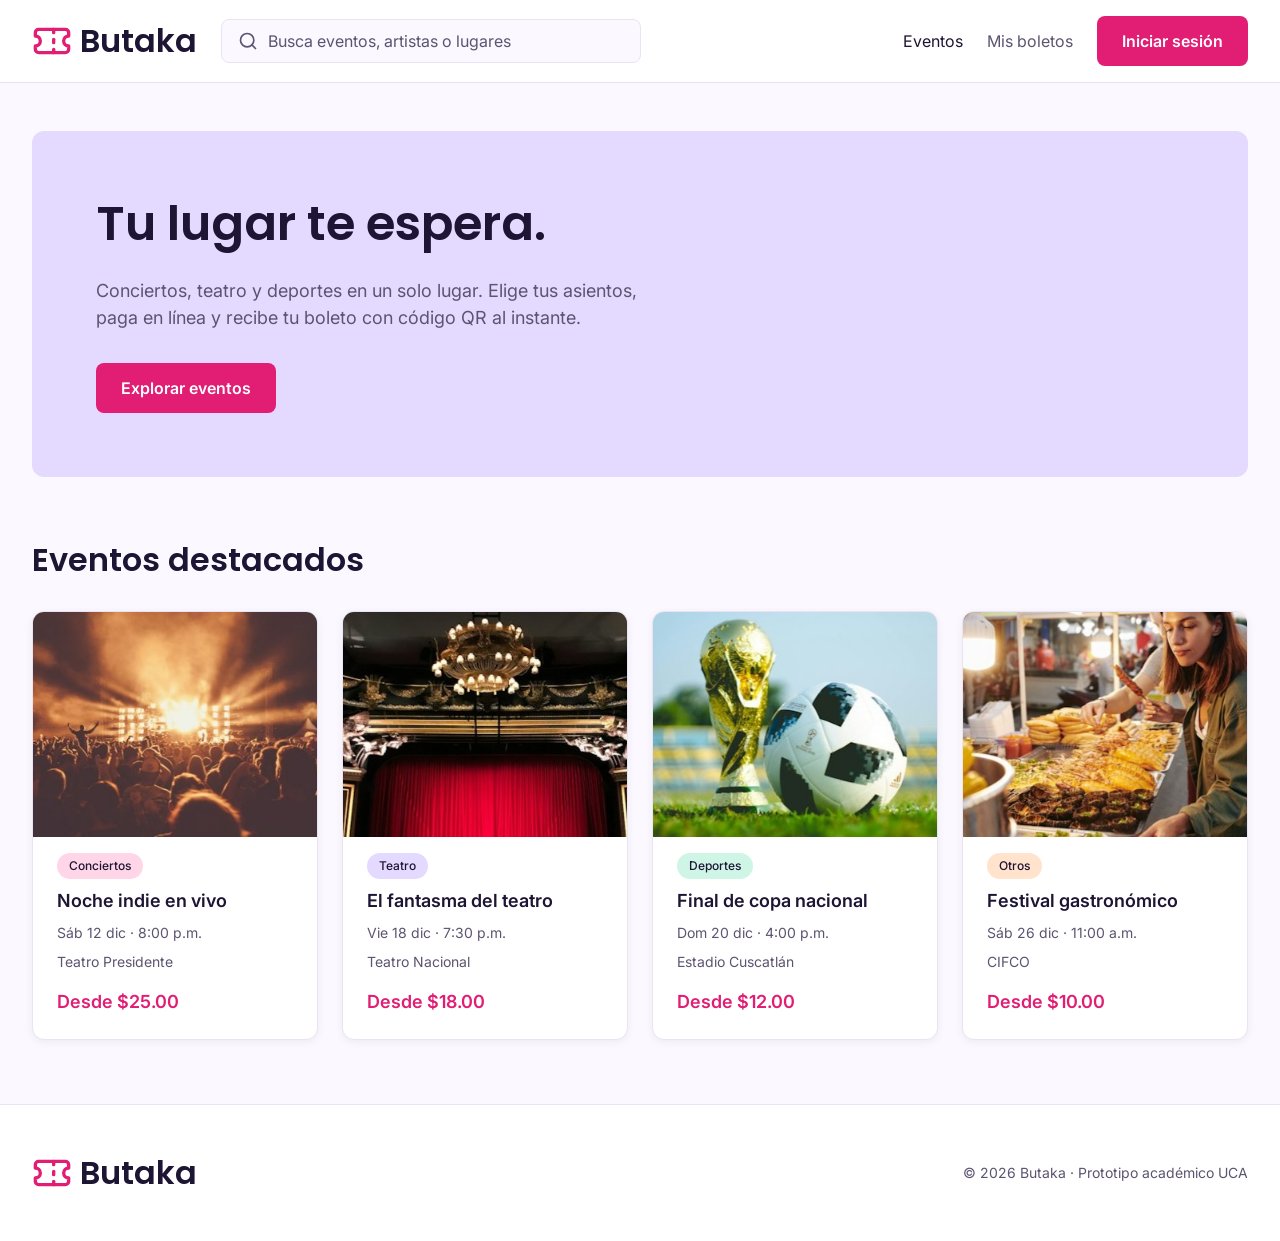
<file: index.html>
<!DOCTYPE html>
<html lang="es">

<head>
    <meta charset="UTF-8">
    <meta name="viewport" content="width=device-width, initial-scale=1.0">
    <meta name="description" content="Butaka: compra boletos para conciertos, teatro y deportes en El Salvador.">
    <title>Butaka | Tu lugar te espera</title>
    <link rel="icon" href="img/logo-ticket.svg" type="image/svg+xml">

    <link rel="preconnect" href="https://fonts.googleapis.com">
    <link rel="preconnect" href="https://fonts.gstatic.com" crossorigin>
    <link href="https://fonts.googleapis.com/css2?family=Inter:wght@400;500;600&family=Poppins:wght@600&display=swap"
        rel="stylesheet">

    <link rel="stylesheet" href="css/style.css">
</head>

<body>
    <header class="header">
        <div class="contenedor header__contenido">
            <a href="index.html" class="logo">
                <img src="img/logo-ticket.svg" alt="" width="40" height="40">
                Butaka
            </a>

            <form class="buscador" role="search" action="#">
                <label for="buscar" class="sr-only">Buscar eventos</label>
                <svg width="20" height="20" viewBox="0 0 24 24" fill="none" stroke="currentColor" stroke-width="2"
                    stroke-linecap="round" stroke-linejoin="round" aria-hidden="true" focusable="false">
                    <circle cx="11" cy="11" r="8" />
                    <path d="m21 21-4.3-4.3" />
                </svg>
                <input type="search" id="buscar" name="q" placeholder="Busca eventos, artistas o lugares">
            </form>

            <nav class="header__nav" aria-label="Navegación principal">
                <ul>
                    <li><a href="index.html" aria-current="page">Eventos</a></li>
                    <li><a href="#">Mis boletos</a></li>
                </ul>
            </nav>

            <a href="login.html" class="boton boton--primario">Iniciar sesión</a>
        </div>
    </header>

    <main>
        <section class="hero contenedor" aria-labelledby="hero-titulo">
            <h1 id="hero-titulo" class="hero__titulo"> Tu lugar te espera.</h1>
            <p class="hero__texto">
                Conciertos, teatro y deportes en un solo lugar. Elige tus asientos,
                paga en línea y recibe tu boleto con código QR al instante.
            </p>
            <a href="#eventos" class="boton boton--primario">Explorar eventos</a>
        </section>
        
        <section class="eventos contenedor" id="eventos" aria-labelledby="eventos-titulo">
            <h2 id="eventos-titulo" class="eventos__titulo">Eventos destacados</h2>

            <ul class="eventos__lista">
                <li>
                    <article class="tarjeta">
                        <img class="tarjeta__imagen" src="img/evento-concierto.jpg"
                            alt="Público frente a un escenario iluminado durante un concierto" width="400" height="225">
                        <div class="tarjeta__cuerpo">
                            <span class="etiqueta etiqueta--conciertos">Conciertos</span>
                            <h3 class="tarjeta__titulo">Noche indie en vivo</h3>
                            <p class="tarjeta__fecha"><time datetime="2026-12-12T20:00">Sáb 12 dic · 8:00 p.m.</time>
                            </p>
                            <p class="tarjeta__lugar">Teatro Presidente</p>
                            <p class="tarjeta__precio">Desde $25.00</p>
                        </div>
                    </article>
                </li>

                <li>
                    <article class="tarjeta">
                        <img class="tarjeta__imagen" src="img/evento-teatro.jpg"
                            alt="Escenario de teatro con telón rojo y candelabro" width="400" height="225">
                        <div class="tarjeta__cuerpo">
                            <span class="etiqueta etiqueta--teatro">Teatro</span>
                            <h3 class="tarjeta__titulo">El fantasma del teatro</h3>
                            <p class="tarjeta__fecha"><time datetime="2026-12-18T19:30">Vie 18 dic · 7:30 p.m.</time>
                            </p>
                            <p class="tarjeta__lugar">Teatro Nacional</p>
                            <p class="tarjeta__precio">Desde $18.00</p>
                        </div>
                    </article>
                </li>

                <li>
                    <article class="tarjeta">
                        <img class="tarjeta__imagen" src="img/evento-deportes.jpg"
                            alt="Trofeo dorado junto a un balón de fútbol sobre el césped" width="400" height="225">
                        <div class="tarjeta__cuerpo">
                            <span class="etiqueta etiqueta--deportes">Deportes</span>
                            <h3 class="tarjeta__titulo">Final de copa nacional</h3>
                            <p class="tarjeta__fecha"><time datetime="2026-12-20T16:00">Dom 20 dic · 4:00 p.m.</time>
                            </p>
                            <p class="tarjeta__lugar">Estadio Cuscatlán</p>
                            <p class="tarjeta__precio">Desde $12.00</p>
                        </div>
                    </article>
                </li>

                <li>
                    <article class="tarjeta">
                        <img class="tarjeta__imagen" src="img/evento-festival.jpg"
                            alt="Mujer eligiendo comida en un puesto de un festival" width="400" height="225">
                        <div class="tarjeta__cuerpo">
                            <span class="etiqueta etiqueta--otros">Otros</span>
                            <h3 class="tarjeta__titulo">Festival gastronómico</h3>
                            <p class="tarjeta__fecha"><time datetime="2026-12-26T11:00">Sáb 26 dic · 11:00 a.m.</time>
                            </p>
                            <p class="tarjeta__lugar">CIFCO</p>
                            <p class="tarjeta__precio">Desde $10.00</p>
                        </div>
                    </article>
                </li>
            </ul>
        </section>
    </main>

    <footer class="footer">
        <div class="contenedor footer__contenido">
            <a href="index.html" class="logo">
                <img src="img/logo-ticket.svg" alt="" width="40" height="40">
                Butaka
            </a>
            <p class="footer__copy">© 2026 Butaka · Prototipo académico UCA</p>
        </div>
    </footer>
</body>

</html>
</file>
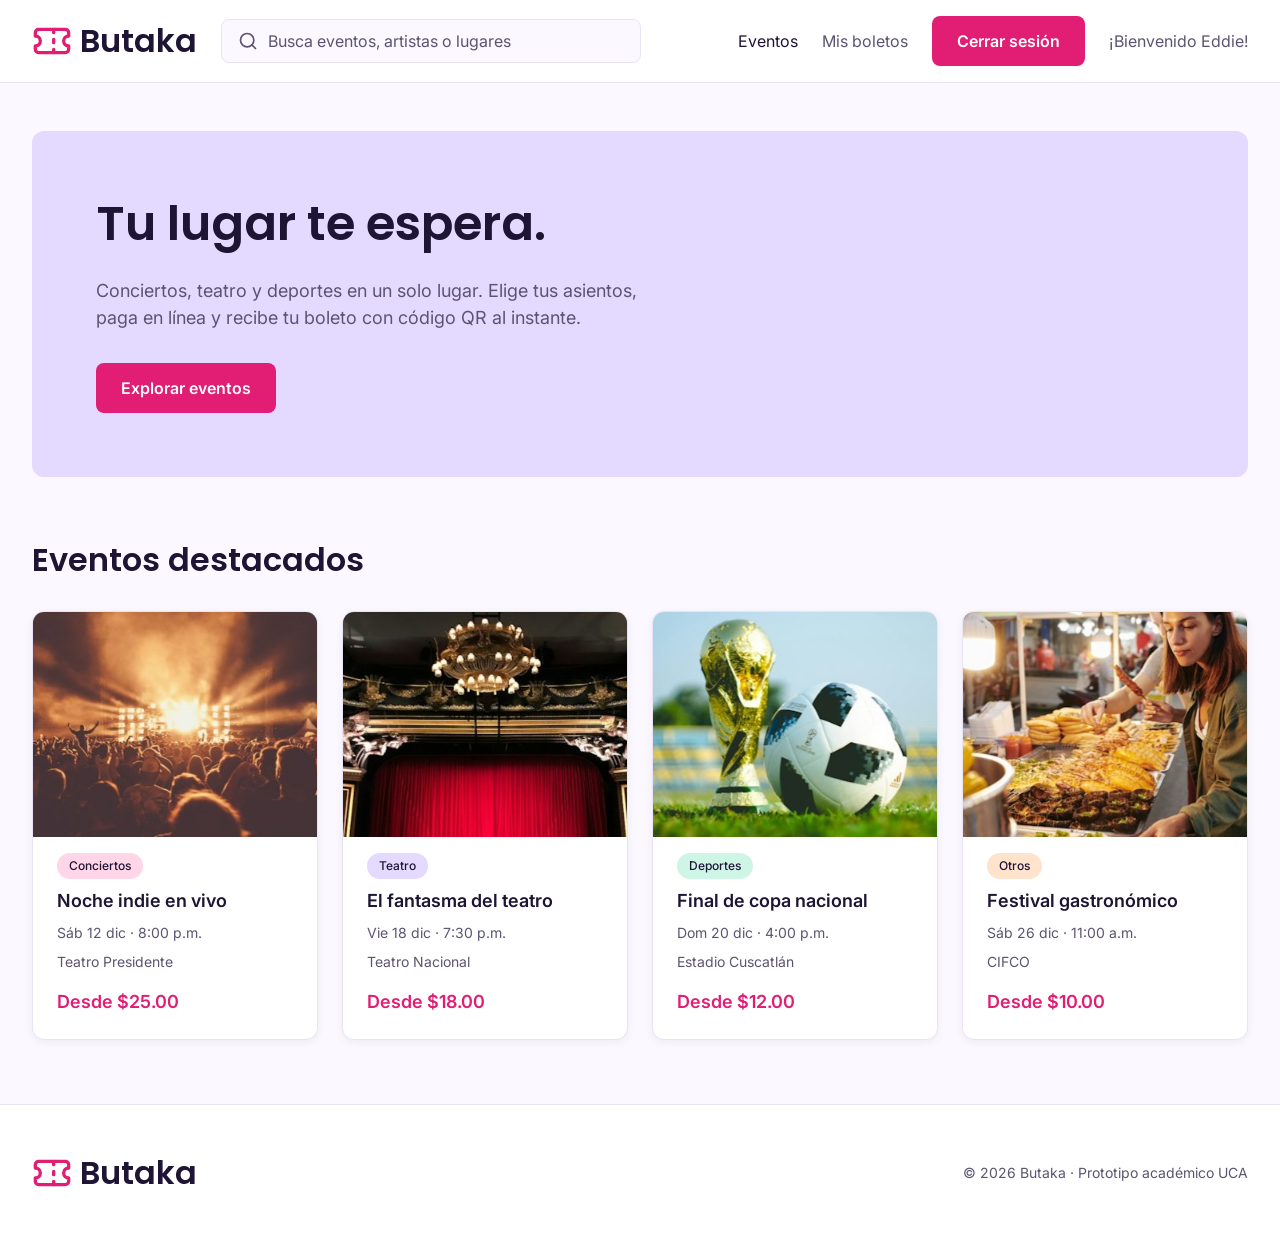
<file: inicio.html>
<!DOCTYPE html>
<html lang="es">

<head>
    <meta charset="UTF-8">
    <meta name="viewport" content="width=device-width, initial-scale=1.0">
    <meta name="description" content="Butaka: compra boletos para conciertos, teatro y deportes en El Salvador.">
    <title>Butaka | Tu lugar te espera</title>
    <link rel="icon" href="img/logo-ticket.svg" type="image/svg+xml">

    <link rel="preconnect" href="https://fonts.googleapis.com">
    <link rel="preconnect" href="https://fonts.gstatic.com" crossorigin>
    <link href="https://fonts.googleapis.com/css2?family=Inter:wght@400;500;600&family=Poppins:wght@600&display=swap"
        rel="stylesheet">

    <link rel="stylesheet" href="css/style.css">
</head>

<body>
    <header class="header">
        <div class="contenedor header__contenido">
            <a href="inicio.html" class="logo">
                <img src="img/logo-ticket.svg" alt="" width="40" height="40">
                Butaka
            </a>

            <form class="buscador" role="search" action="#">
                <label for="buscar" class="sr-only">Buscar eventos</label>
                <svg width="20" height="20" viewBox="0 0 24 24" fill="none" stroke="currentColor" stroke-width="2"
                    stroke-linecap="round" stroke-linejoin="round" aria-hidden="true" focusable="false">
                    <circle cx="11" cy="11" r="8" />
                    <path d="m21 21-4.3-4.3" />
                </svg>
                <input type="search" id="buscar" name="q" placeholder="Busca eventos, artistas o lugares">
            </form>

            <nav class="header__nav" aria-label="Navegación principal">
                <ul>
                    <li><a href="inicio.html" aria-current="page">Eventos</a></li>
                    <li><a href="#">Mis boletos</a></li>
                </ul>
            </nav>

            <a href="index.html" class="boton boton--primario">Cerrar sesión</a>
            <p class="header__saludo">¡Bienvenido Eddie!</p>
        </div>
    </header>

    <main>
        <section class="hero contenedor" aria-labelledby="hero-titulo">
            <h1 id="hero-titulo" class="hero__titulo">Tu lugar te espera.</h1>
            <p class="hero__texto">
                Conciertos, teatro y deportes en un solo lugar. Elige tus asientos,
                paga en línea y recibe tu boleto con código QR al instante.
            </p>
            <a href="#eventos" class="boton boton--primario">Explorar eventos</a>
        </section>
        
        <section class="eventos contenedor" id="eventos" aria-labelledby="eventos-titulo">
            <h2 id="eventos-titulo" class="eventos__titulo">Eventos destacados</h2>

            <ul class="eventos__lista">
                <li>
                    <article class="tarjeta">
                        <img class="tarjeta__imagen" src="img/evento-concierto.jpg"
                            alt="Público frente a un escenario iluminado durante un concierto" width="400" height="225">
                        <div class="tarjeta__cuerpo">
                            <span class="etiqueta etiqueta--conciertos">Conciertos</span>
                            <h3 class="tarjeta__titulo">Noche indie en vivo</h3>
                            <p class="tarjeta__fecha"><time datetime="2026-12-12T20:00">Sáb 12 dic · 8:00 p.m.</time>
                            </p>
                            <p class="tarjeta__lugar">Teatro Presidente</p>
                            <p class="tarjeta__precio">Desde $25.00</p>
                        </div>
                    </article>
                </li>

                <li>
                    <article class="tarjeta">
                        <img class="tarjeta__imagen" src="img/evento-teatro.jpg"
                            alt="Escenario de teatro con telón rojo y candelabro" width="400" height="225">
                        <div class="tarjeta__cuerpo">
                            <span class="etiqueta etiqueta--teatro">Teatro</span>
                            <h3 class="tarjeta__titulo">El fantasma del teatro</h3>
                            <p class="tarjeta__fecha"><time datetime="2026-12-18T19:30">Vie 18 dic · 7:30 p.m.</time>
                            </p>
                            <p class="tarjeta__lugar">Teatro Nacional</p>
                            <p class="tarjeta__precio">Desde $18.00</p>
                        </div>
                    </article>
                </li>

                <li>
                    <article class="tarjeta">
                        <img class="tarjeta__imagen" src="img/evento-deportes.jpg"
                            alt="Trofeo dorado junto a un balón de fútbol sobre el césped" width="400" height="225">
                        <div class="tarjeta__cuerpo">
                            <span class="etiqueta etiqueta--deportes">Deportes</span>
                            <h3 class="tarjeta__titulo">Final de copa nacional</h3>
                            <p class="tarjeta__fecha"><time datetime="2026-12-20T16:00">Dom 20 dic · 4:00 p.m.</time>
                            </p>
                            <p class="tarjeta__lugar">Estadio Cuscatlán</p>
                            <p class="tarjeta__precio">Desde $12.00</p>
                        </div>
                    </article>
                </li>

                <li>
                    <article class="tarjeta">
                        <img class="tarjeta__imagen" src="img/evento-festival.jpg"
                            alt="Mujer eligiendo comida en un puesto de un festival" width="400" height="225">
                        <div class="tarjeta__cuerpo">
                            <span class="etiqueta etiqueta--otros">Otros</span>
                            <h3 class="tarjeta__titulo">Festival gastronómico</h3>
                            <p class="tarjeta__fecha"><time datetime="2026-12-26T11:00">Sáb 26 dic · 11:00 a.m.</time>
                            </p>
                            <p class="tarjeta__lugar">CIFCO</p>
                            <p class="tarjeta__precio">Desde $10.00</p>
                        </div>
                    </article>
                </li>
            </ul>
        </section>
    </main>

    <footer class="footer">
        <div class="contenedor footer__contenido">
            <a href="inicio.html" class="logo">
                <img src="img/logo-ticket.svg" alt="" width="40" height="40">
                Butaka
            </a>
            <p class="footer__copy">© 2026 Butaka · Prototipo académico UCA</p>
        </div>
    </footer>
</body>

</html>
</file>
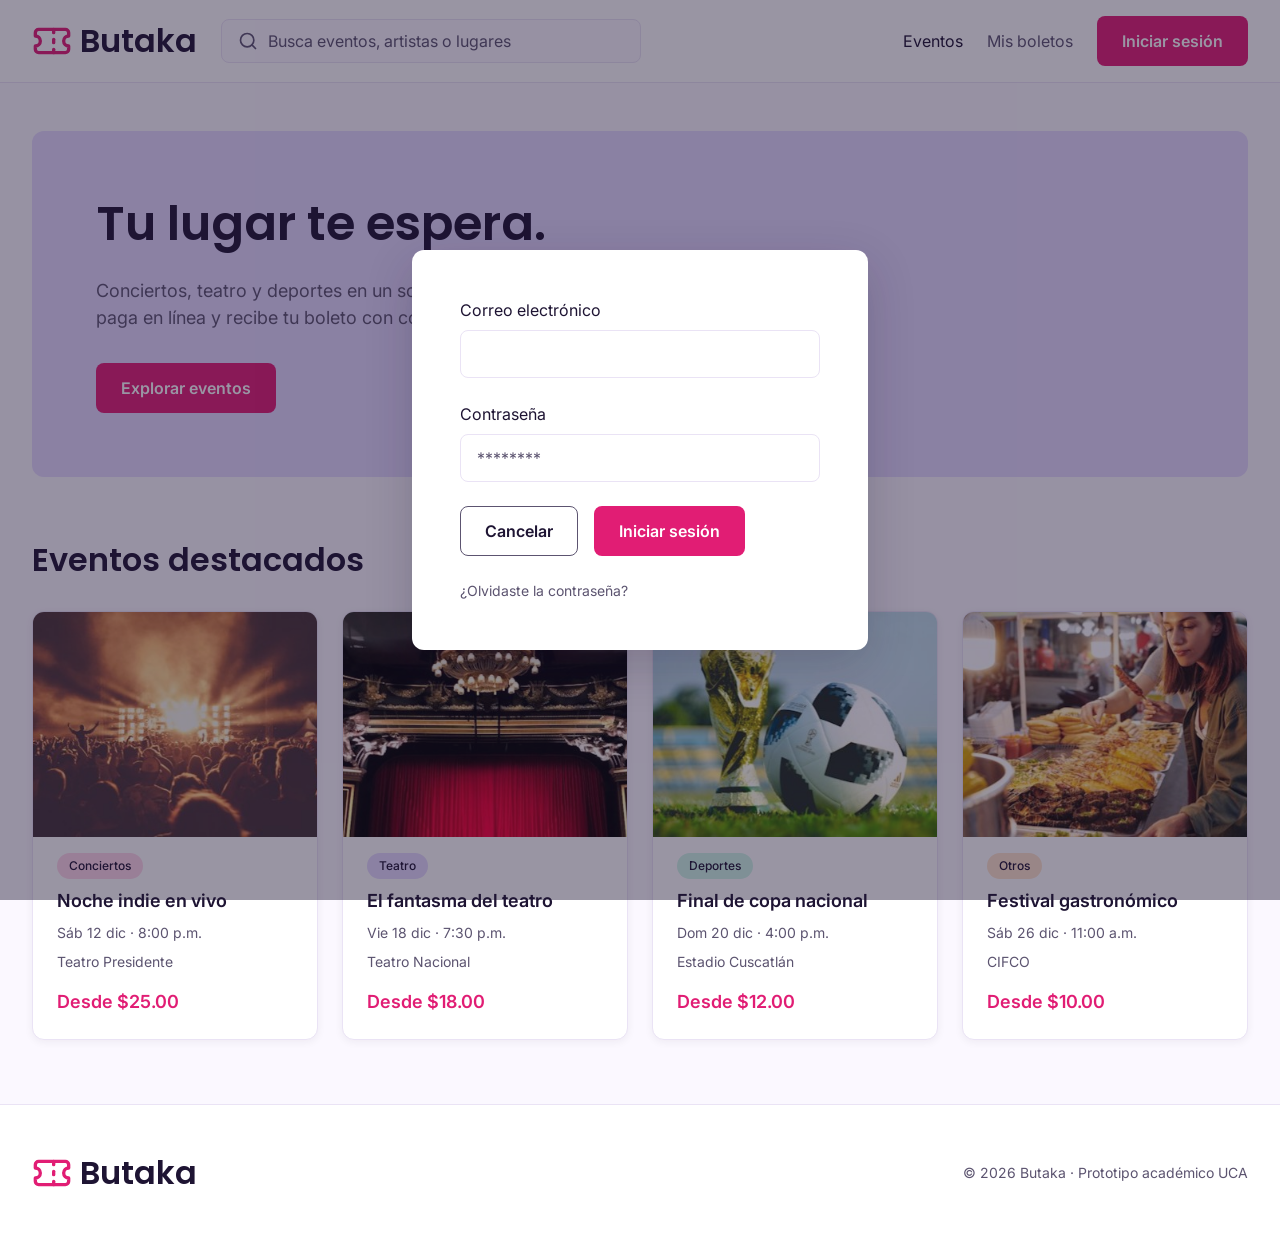
<file: login.html>
<!DOCTYPE html>
<html lang="es">

<head>
    <meta charset="UTF-8">
    <meta name="viewport" content="width=device-width, initial-scale=1.0">
    <meta name="description" content="Butaka: compra boletos para conciertos, teatro y deportes en El Salvador.">
    <title>Butaka | Tu lugar te espera</title>
    <link rel="icon" href="img/logo-ticket.svg" type="image/svg+xml">

    <link rel="preconnect" href="https://fonts.googleapis.com">
    <link rel="preconnect" href="https://fonts.gstatic.com" crossorigin>
    <link href="https://fonts.googleapis.com/css2?family=Inter:wght@400;500;600&family=Poppins:wght@600&display=swap"
        rel="stylesheet">

    <link rel="stylesheet" href="css/style.css">
</head>

<body>
    <header class="header">
        <div class="contenedor header__contenido">
            <a href="index.html" class="logo">
                <img src="img/logo-ticket.svg" alt="" width="40" height="40">
                Butaka
            </a>

            <form class="buscador" role="search" action="#">
                <label for="buscar" class="sr-only">Buscar eventos</label>
                <svg width="20" height="20" viewBox="0 0 24 24" fill="none" stroke="currentColor" stroke-width="2"
                    stroke-linecap="round" stroke-linejoin="round" aria-hidden="true" focusable="false">
                    <circle cx="11" cy="11" r="8" />
                    <path d="m21 21-4.3-4.3" />
                </svg>
                <input type="search" id="buscar" name="q" placeholder="Busca eventos, artistas o lugares">
            </form>

            <nav class="header__nav" aria-label="Navegación principal">
                <ul>
                    <li><a href="index.html" aria-current="page">Eventos</a></li>
                    <li><a href="#">Mis boletos</a></li>
                </ul>
            </nav>

            <a href="login.html" class="boton boton--primario">Iniciar sesión</a>
        </div>
    </header>

    <main>
        <section class="hero contenedor" aria-labelledby="hero-titulo">
            <h1 id="hero-titulo" class="hero__titulo">Tu lugar te espera.</h1>
            <p class="hero__texto">
                Conciertos, teatro y deportes en un solo lugar. Elige tus asientos,
                paga en línea y recibe tu boleto con código QR al instante.
            </p>
            <a href="#eventos" class="boton boton--primario">Explorar eventos</a>
        </section>

        <section class="eventos contenedor" id="eventos" aria-labelledby="eventos-titulo">
            <h2 id="eventos-titulo" class="eventos__titulo">Eventos destacados</h2>

            <ul class="eventos__lista">
                <li>
                    <article class="tarjeta">
                        <img class="tarjeta__imagen" src="img/evento-concierto.jpg"
                            alt="Público frente a un escenario iluminado durante un concierto" width="400" height="225">
                        <div class="tarjeta__cuerpo">
                            <span class="etiqueta etiqueta--conciertos">Conciertos</span>
                            <h3 class="tarjeta__titulo">Noche indie en vivo</h3>
                            <p class="tarjeta__fecha"><time datetime="2026-12-12T20:00">Sáb 12 dic · 8:00 p.m.</time>
                            </p>
                            <p class="tarjeta__lugar">Teatro Presidente</p>
                            <p class="tarjeta__precio">Desde $25.00</p>
                        </div>
                    </article>
                </li>

                <li>
                    <article class="tarjeta">
                        <img class="tarjeta__imagen" src="img/evento-teatro.jpg"
                            alt="Escenario de teatro con telón rojo y candelabro" width="400" height="225">
                        <div class="tarjeta__cuerpo">
                            <span class="etiqueta etiqueta--teatro">Teatro</span>
                            <h3 class="tarjeta__titulo">El fantasma del teatro</h3>
                            <p class="tarjeta__fecha"><time datetime="2026-12-18T19:30">Vie 18 dic · 7:30 p.m.</time>
                            </p>
                            <p class="tarjeta__lugar">Teatro Nacional</p>
                            <p class="tarjeta__precio">Desde $18.00</p>
                        </div>
                    </article>
                </li>

                <li>
                    <article class="tarjeta">
                        <img class="tarjeta__imagen" src="img/evento-deportes.jpg"
                            alt="Trofeo dorado junto a un balón de fútbol sobre el césped" width="400" height="225">
                        <div class="tarjeta__cuerpo">
                            <span class="etiqueta etiqueta--deportes">Deportes</span>
                            <h3 class="tarjeta__titulo">Final de copa nacional</h3>
                            <p class="tarjeta__fecha"><time datetime="2026-12-20T16:00">Dom 20 dic · 4:00 p.m.</time>
                            </p>
                            <p class="tarjeta__lugar">Estadio Cuscatlán</p>
                            <p class="tarjeta__precio">Desde $12.00</p>
                        </div>
                    </article>
                </li>

                <li>
                    <article class="tarjeta">
                        <img class="tarjeta__imagen" src="img/evento-festival.jpg"
                            alt="Mujer eligiendo comida en un puesto de un festival" width="400" height="225">
                        <div class="tarjeta__cuerpo">
                            <span class="etiqueta etiqueta--otros">Otros</span>
                            <h3 class="tarjeta__titulo">Festival gastronómico</h3>
                            <p class="tarjeta__fecha"><time datetime="2026-12-26T11:00">Sáb 26 dic · 11:00 a.m.</time>
                            </p>
                            <p class="tarjeta__lugar">CIFCO</p>
                            <p class="tarjeta__precio">Desde $10.00</p>
                        </div>
                    </article>
                </li>
            </ul>
        </section>
    </main>

    <footer class="footer">
        <div class="contenedor footer__contenido">
            <a href="index.html" class="logo">
                <img src="img/logo-ticket.svg" alt="" width="40" height="40">
                Butaka
            </a>
            <p class="footer__copy">© 2026 Butaka · Prototipo académico UCA</p>
        </div>
    </footer>

    <div class="modal-fondo">
        <section class="modal" role="dialog" aria-modal="true" aria-labelledby="modal-titulo">
            <h2 id="modal-titulo" class="sr-only">Iniciar sesión</h2>

            <form class="formulario" action="inicio.html" method="get">
                <div class="formulario__campo">
                    <label for="correo">Correo electrónico</label>
                    <input type="email" id="correo" autocomplete="email" required>
                </div>

                <div class="formulario__campo">
                    <label for="contrasena">Contraseña</label>
                    <input type="password" id="contrasena" placeholder="********" autocomplete="current-password"
                        required>
                </div>

                <div class="formulario__acciones">
                    <a href="index.html" class="boton boton--secundario">Cancelar</a>
                    <button type="submit" class="boton boton--primario">Iniciar sesión</button>
                </div>
            </form>

            <a href="#" class="modal__enlace">¿Olvidaste la contraseña?</a>
        </section>
    </div>
</body>

</html>
</file>
<file: css/style.css>
/* ==========================================================
   style.css: hoja de estilos de Butaka
   Equipo: José Edgardo Rosales Escamilla y Gabriel Enrique Mejía Castillo

   Índice
   1. Variables del manual de marca
   2. Reset
   3. Estilos generales
   4. Utilidades compartidas (contenedor, sr-only, logo, botones)
   5. Header (Gabriel)
   6. Hero (Eddie)
   7. Eventos destacados (Eddie)
   8. Footer (Eddie)
   9. Modal de inicio de sesión (Gabriel)
   10. Responsive: desktop, tablet y mobile
   ========================================================== */


/* ---------- 1. Variables del manual de marca ---------- */
:root {
    /* Colores vibrantes */
    --primario: #E11D74;
    --primario-hover: #B8155E;
    --secundario: #7C3AED;

    /* Colores pastel (uno por categoría de evento) */
    --rosa-pastel: #FFD6E8;
    --lavanda: #E4DAFF;
    --menta: #CFF5E7;
    --durazno: #FFE3CC;

    /* Neutros */
    --fondo: #FBF8FF;
    --superficie: #FFFFFF;
    --texto-principal: #1E1433;
    --texto-secundario: #5C5470;
    --borde: #EAE3F5;

    /* Estados */
    --exito: #15803D;
    --error: #DC2626;
    --advertencia: #F59E0B;

    /* Tipografía */
    --fuente-titulos: "Poppins", sans-serif;
    --fuente-texto: "Inter", sans-serif;

    /* Espaciado: sistema de 8 px expresado en rem (1rem = 16px) */
    --espacio-1: 0.5rem;
    --espacio-2: 1rem;
    --espacio-3: 1.5rem;
    --espacio-4: 2rem;
    --espacio-6: 3rem;
    --espacio-8: 4rem;

    /* Bordes redondeados */
    --radio-boton: 0.5rem;
    --radio-tarjeta: 0.75rem;
    --radio-pildora: 999px;

    /* Sombras sutiles (solo tarjetas y modales) */
    --sombra-tarjeta: 0 2px 8px rgba(30, 20, 51, 0.06);
    --sombra-modal: 0 16px 48px rgba(30, 20, 51, 0.2);
}


/* ---------- 2. Reset ---------- */
*,
*::before,
*::after {
    box-sizing: border-box;
}

body,
h1,
h2,
h3,
p,
ul {
    margin: 0;
}

ul {
    padding: 0;
    list-style: none;
}

img {
    display: block;
    max-width: 100%;
}

input,
button {
    font: inherit;
}


/* ---------- 3. Estilos generales ---------- */

/* Grid para la estructura general: header, contenido y footer */
body {
    display: grid;
    grid-template-rows: auto 1fr auto;
    min-height: 100vh;
    font-family: var(--fuente-texto);
    font-size: 1rem;
    line-height: 1.5;
    color: var(--texto-principal);
    background-color: var(--fondo);
}

h1,
h2 {
    font-family: var(--fuente-titulos);
    font-weight: 600;
    line-height: 1.2;
}

a {
    color: inherit;
    text-decoration: none;
}

:focus-visible {
    outline: 3px solid var(--secundario);
    outline-offset: 2px;
}


/* ---------- 4. Utilidades compartidas ---------- */
.contenedor {
    width: min(81rem, 100% - 4rem);
    margin-inline: auto;
}

/* Oculta un texto a la vista, pero lo deja para lectores de pantalla */
.sr-only {
    position: absolute;
    width: 1px;
    height: 1px;
    padding: 0;
    margin: -1px;
    overflow: hidden;
    clip: rect(0, 0, 0, 0);
    white-space: nowrap;
    border: 0;
}

/* Logo (header y footer) */
.logo {
    display: inline-flex;
    align-items: center;
    gap: var(--espacio-1);
    font-family: var(--fuente-titulos);
    font-size: 2rem;
    font-weight: 600;
    line-height: 1;
    color: var(--texto-principal);
}

/* Botones (header, hero y modal) */
.boton {
    display: inline-flex;
    align-items: center;
    justify-content: center;
    padding: 0.75rem var(--espacio-3);
    border: 1px solid transparent;
    border-radius: var(--radio-boton);
    font-size: 1rem;
    font-weight: 600;
    line-height: 1.5;
    white-space: nowrap;
    cursor: pointer;
    transition: background-color 0.2s ease;
}

.boton--primario {
    color: var(--superficie);
    background-color: var(--primario);
}

.boton--primario:hover {
    background-color: var(--primario-hover);
}

.boton--secundario {
    color: var(--texto-principal);
    background-color: var(--superficie);
    border-color: var(--texto-secundario);
}

.boton--secundario:hover {
    background-color: var(--fondo);
}


/* ---------- 5. Header (Gabriel) ---------- */
.header {
    background-color: var(--superficie);
    border-bottom: 1px solid var(--borde);
}

.header__contenido {
    display: flex;
    flex-wrap: wrap;
    align-items: center;
    gap: var(--espacio-3);
    padding-block: var(--espacio-2);
}

.buscador {
    display: flex;
    align-items: center;
    gap: var(--espacio-1);
    width: min(26.25rem, 100%);
    padding: var(--espacio-1) var(--espacio-2);
    color: var(--texto-secundario);
    background-color: var(--fondo);
    border: 1px solid var(--borde);
    border-radius: var(--radio-boton);
}

.buscador:focus-within {
    outline: 3px solid var(--secundario);
    outline-offset: 2px;
}

.buscador svg {
    flex-shrink: 0;
}

.buscador input {
    flex: 1;
    min-width: 0;
    color: var(--texto-principal);
    background: transparent;
    border: none;
    outline: none;
}

.buscador input::placeholder {
    color: var(--texto-secundario);
}

.header__nav {
    margin-left: auto;
}

.header__nav ul {
    display: flex;
    gap: var(--espacio-3);
}

.header__nav a {
    color: var(--texto-secundario);
}

.header__nav a[aria-current="page"] {
    color: var(--texto-principal);
}

.header__nav a:hover {
    color: var(--primario);
}

.header__saludo {
    color: var(--texto-secundario);
}


/* ---------- 6. Hero (Eddie) ---------- */
.hero {
    margin-top: var(--espacio-6);
    padding: var(--espacio-8);
    background-color: var(--lavanda);
    border-radius: var(--radio-tarjeta);
}

.hero__titulo {
    font-size: 3rem;
}

.hero__texto {
    max-width: 35rem;
    margin-top: var(--espacio-3);
    font-size: 1.125rem;
    color: var(--texto-secundario);
}

.hero .boton {
    margin-top: var(--espacio-4);
}


/* ---------- 7. Eventos destacados (Eddie) ---------- */
.eventos {
    margin-block: var(--espacio-8);
}

.eventos__titulo {
    margin-bottom: var(--espacio-4);
    font-size: 2rem;
}

/* Grid de tarjetas: el número de columnas cambia en cada breakpoint */
.eventos__lista {
    display: grid;
    grid-template-columns: 1fr;
    gap: var(--espacio-3);
}

.tarjeta {
    display: flex;
    flex-direction: column;
    height: 100%;
    overflow: hidden;
    background-color: var(--superficie);
    border: 1px solid var(--borde);
    border-radius: var(--radio-tarjeta);
    box-shadow: var(--sombra-tarjeta);
}

.tarjeta__imagen {
    width: 100%;
    aspect-ratio: 16 / 9;
    object-fit: cover;
}

.tarjeta__cuerpo {
    display: flex;
    flex-direction: column;
    align-items: flex-start;
    gap: var(--espacio-1);
    padding: var(--espacio-2) var(--espacio-3) var(--espacio-3);
}

.tarjeta__titulo {
    font-size: 1.125rem;
    font-weight: 600;
}

.tarjeta__fecha,
.tarjeta__lugar {
    font-size: 0.875rem;
    color: var(--texto-secundario);
}

.tarjeta__precio {
    margin-top: var(--espacio-1);
    font-size: 1.125rem;
    font-weight: 600;
    color: var(--primario);
}

.etiqueta {
    padding: 0.25rem 0.75rem;
    font-size: 0.75rem;
    font-weight: 500;
    color: var(--texto-principal);
    border-radius: var(--radio-pildora);
}

.etiqueta--conciertos {
    background-color: var(--rosa-pastel);
}

.etiqueta--teatro {
    background-color: var(--lavanda);
}

.etiqueta--deportes {
    background-color: var(--menta);
}

.etiqueta--otros {
    background-color: var(--durazno);
}


/* ---------- 8. Footer (Eddie) ---------- */
.footer {
    background-color: var(--superficie);
    border-top: 1px solid var(--borde);
}

.footer__contenido {
    display: flex;
    flex-wrap: wrap;
    align-items: center;
    justify-content: space-between;
    gap: var(--espacio-2);
    padding-block: var(--espacio-6);
}

.footer__copy {
    font-size: 0.875rem;
    color: var(--texto-secundario);
}


/* ---------- 9. Modal de inicio de sesión (Gabriel) ---------- */

/* Fondo oscuro que cubre toda la página */
.modal-fondo {
    position: fixed;
    inset: 0;
    display: flex;
    align-items: center;
    justify-content: center;
    padding: var(--espacio-2);
    background-color: rgba(30, 20, 51, 0.45);
}

/* Caja blanca del modal */
.modal {
    width: min(28.5rem, 100%);
    padding: var(--espacio-6);
    background-color: var(--superficie);
    border-radius: var(--radio-tarjeta);
    box-shadow: var(--sombra-modal);
}

.formulario {
    display: flex;
    flex-direction: column;
    gap: var(--espacio-3);
}

.formulario__campo {
    display: flex;
    flex-direction: column;
    gap: var(--espacio-1);
}

.formulario__campo input {
    height: 3rem;
    padding-inline: var(--espacio-2);
    color: var(--texto-principal);
    background-color: var(--superficie);
    border: 1px solid var(--borde);
    border-radius: var(--radio-boton);
}

.formulario__campo input::placeholder {
    color: var(--texto-secundario);
}

.formulario__campo input:focus {
    outline: none;
    border-color: var(--secundario);
    box-shadow: 0 0 0 3px var(--lavanda);
}

.formulario__acciones {
    display: flex;
    gap: var(--espacio-2);
}

.modal__enlace {
    display: inline-block;
    margin-top: var(--espacio-3);
    font-size: 0.875rem;
    color: var(--texto-secundario);
}

.modal__enlace:hover {
    color: var(--secundario);
    text-decoration: underline;
}


/* ---------- 10. Responsive ---------- */

/* Desktop: 1024px en adelante */
@media (min-width: 1024px) {
    .eventos__lista {
        grid-template-columns: repeat(4, 1fr);
    }
}

/* Tablet: de 768px a 1023px */
@media (min-width: 768px) and (max-width: 1023px) {
    .buscador {
        order: 1;
        width: 100%;
    }

    .hero {
        padding: var(--espacio-6);
    }

    .hero__titulo {
        font-size: 2.5rem;
    }

    .eventos__lista {
        grid-template-columns: repeat(2, 1fr);
    }
}

/* Mobile: hasta 767px */
@media (max-width: 767px) {
    .contenedor {
        width: min(81rem, 100% - 2rem);
    }

    /* Header: logo y botón arriba; navegación y buscador abajo */
    .header__contenido {
        gap: var(--espacio-2);
    }

    .header__contenido .boton {
        margin-left: auto;
    }

    .header__saludo {
        order: 1;
        width: 100%;
    }

    .header__nav {
        order: 2;
        width: 100%;
        margin-left: 0;
    }

    .buscador {
        order: 3;
        width: 100%;
    }

    .logo {
        font-size: 1.5rem;
    }

    .logo img {
        width: 2rem;
        height: 2rem;
    }

    .hero {
        margin-top: var(--espacio-4);
        padding: var(--espacio-4) var(--espacio-3);
    }

    .hero__titulo {
        font-size: 2rem;
    }

    .hero__texto {
        font-size: 1rem;
    }

    .eventos {
        margin-block: var(--espacio-6);
    }

    .eventos__titulo {
        font-size: 1.5rem;
    }

    .footer__contenido {
        flex-direction: column;
        text-align: center;
        padding-block: var(--espacio-4);
    }

    .modal {
        padding: var(--espacio-4) var(--espacio-3);
    }

    .formulario__acciones {
        flex-direction: column-reverse;
    }
}
</file>
